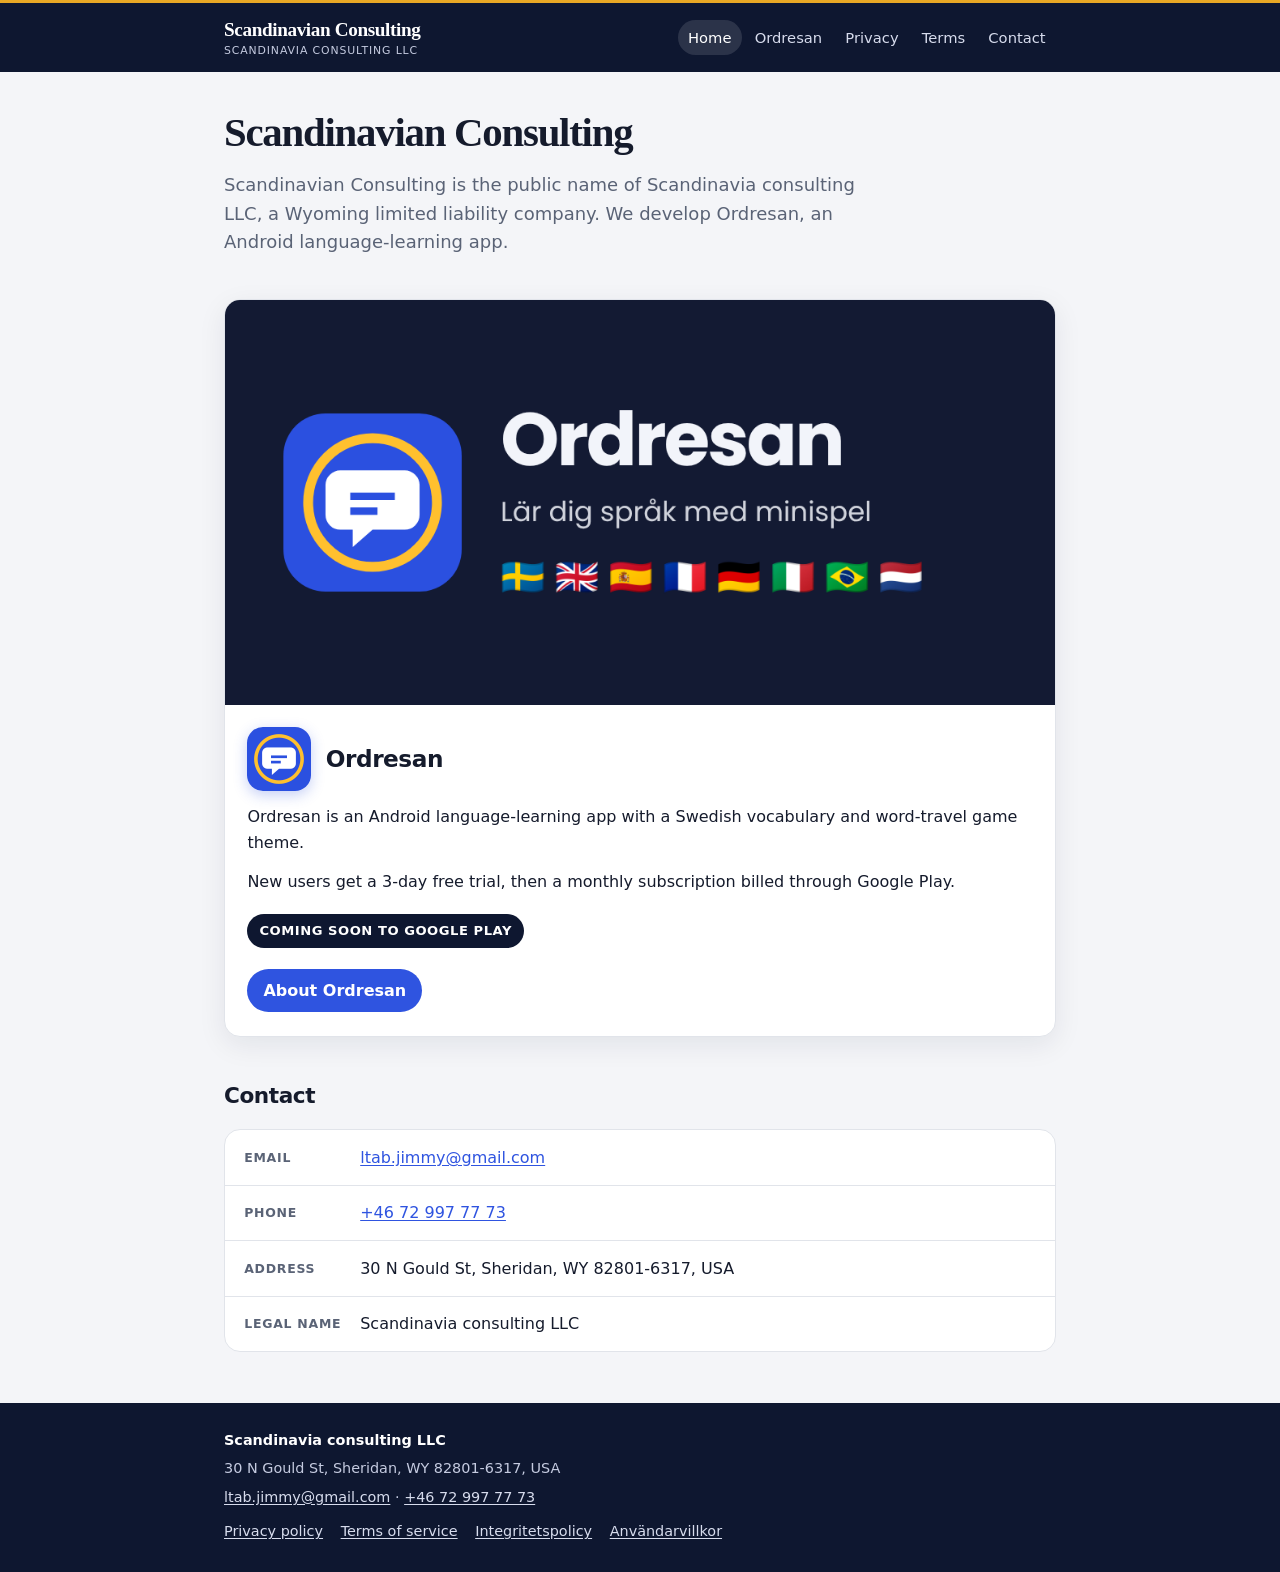
<file: index.html>
<!DOCTYPE html>
<html lang="en">
<head>
  <meta charset="utf-8">
  <meta name="viewport" content="width=device-width, initial-scale=1">
  <title>Scandinavian Consulting</title>
  <meta name="description" content="Scandinavian Consulting is the public name of Scandinavia consulting LLC, a Wyoming LLC. Publisher of the Android language-learning app Ordresan.">
  <link rel="canonical" href="https://ltabjimmy.github.io/">
  <link rel="icon" href="ikon-512.png" type="image/png">
  <link rel="stylesheet" href="style.css">
</head>
<body>
  <a class="skip" href="#main">Skip to content</a>
  <header class="topbar">
    <div class="topbar-inner">
      <a class="brand" href="index.html">Scandinavian Consulting<span>Scandinavia consulting LLC</span></a>
      <nav aria-label="Primary">
        <a href="index.html" aria-current="page">Home</a>
        <a href="ordresan.html" >Ordresan</a>
        <a href="privacy.html" >Privacy</a>
        <a href="terms.html" >Terms</a>
        <a href="index.html#contact" >Contact</a>
      </nav>
    </div>
  </header>
  <main id="main">
    <div class="wrap">
      <section class="hero">
        <h1>Scandinavian Consulting</h1>
        <p class="lead">Scandinavian Consulting is the public name of Scandinavia consulting LLC, a Wyoming limited liability company. We develop Ordresan, an Android language-learning app.</p>
      </section>

      <section class="section" id="ordresan" aria-labelledby="ordresan-heading">
        <article class="card">
          <img class="feature" src="feature-1024x500.png" width="1024" height="500" alt="Ordresan: Lär dig språk med minispel">
          <div class="card-body">
            <div class="product-head">
              <img class="icon" src="ikon-512.png" width="64" height="64" alt="Ordresan app icon">
              <h2 id="ordresan-heading">Ordresan</h2>
            </div>
            <p>Ordresan is an Android language-learning app with a Swedish vocabulary and word-travel game theme.</p>
            <p>New users get a 3-day free trial, then a monthly subscription billed through Google Play.</p>
            <p><span class="pill">Coming soon to Google Play</span></p>
            <p><a class="btn" href="ordresan.html">About Ordresan</a></p>
          </div>
        </article>
      </section>

      <section class="section" id="contact" aria-labelledby="contact-heading">
        <h2 id="contact-heading">Contact</h2>
        <ul class="contact-list">
          <li><span class="label">Email</span><a href="mailto:ltab.jimmy@gmail.com">ltab.jimmy@gmail.com</a></li>
          <li><span class="label">Phone</span><a href="tel:+46729977773">+46 72 997 77 73</a></li>
          <li><span class="label">Address</span><span>30 N Gould St, Sheridan, WY 82801-6317, USA</span></li>
          <li><span class="label">Legal name</span><span>Scandinavia consulting LLC</span></li>
        </ul>
      </section>
    </div>
  </main>
  <footer class="site-footer">
    <div class="footer-inner">
      <p><strong>Scandinavia consulting LLC</strong></p>
      <p>30 N Gould St, Sheridan, WY 82801-6317, USA</p>
      <p><a href="mailto:ltab.jimmy@gmail.com">ltab.jimmy@gmail.com</a> · <a href="tel:+46729977773">+46 72 997 77 73</a></p>
      <div class="footer-links">
        <a href="privacy.html">Privacy policy</a>
        <a href="terms.html">Terms of service</a>
        <a href="integritetspolicy.html">Integritetspolicy</a>
        <a href="villkor.html">Användarvillkor</a>
      </div>
    </div>
  </footer>
</body>
</html>
</file>
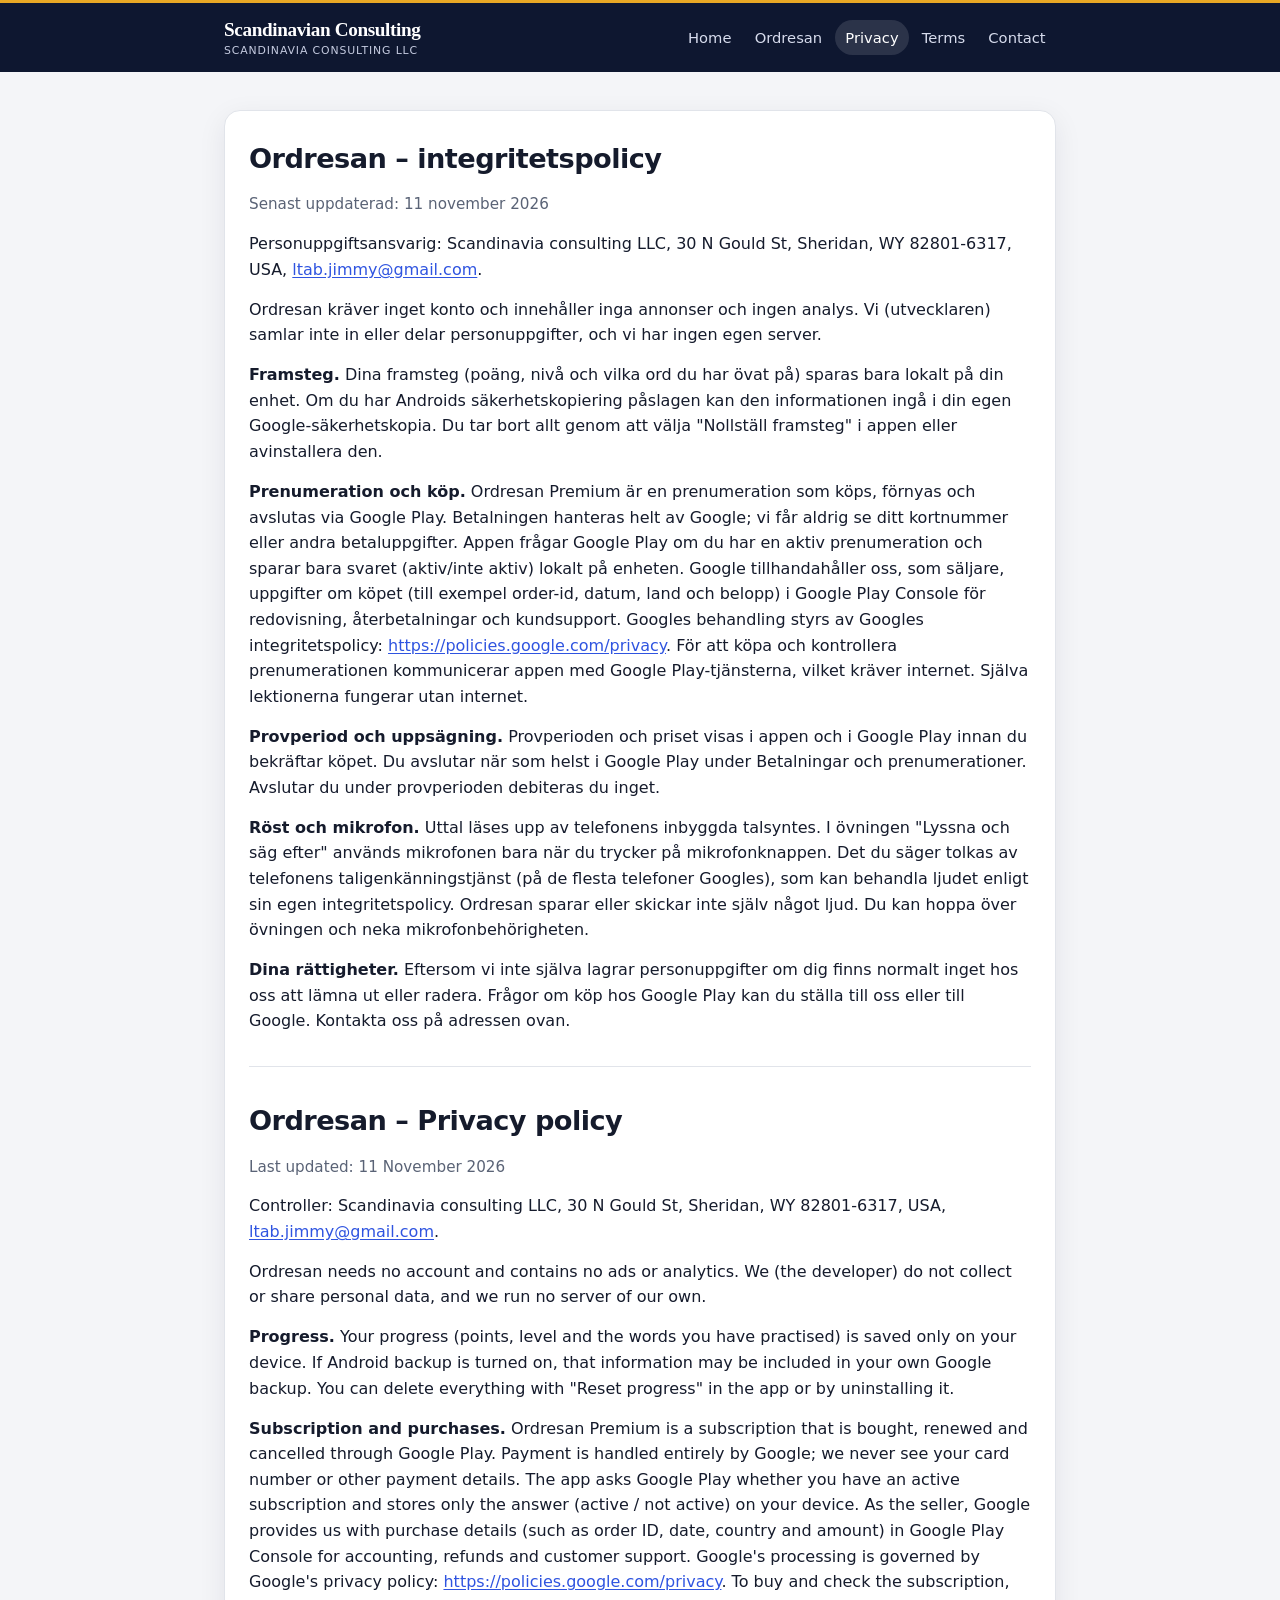
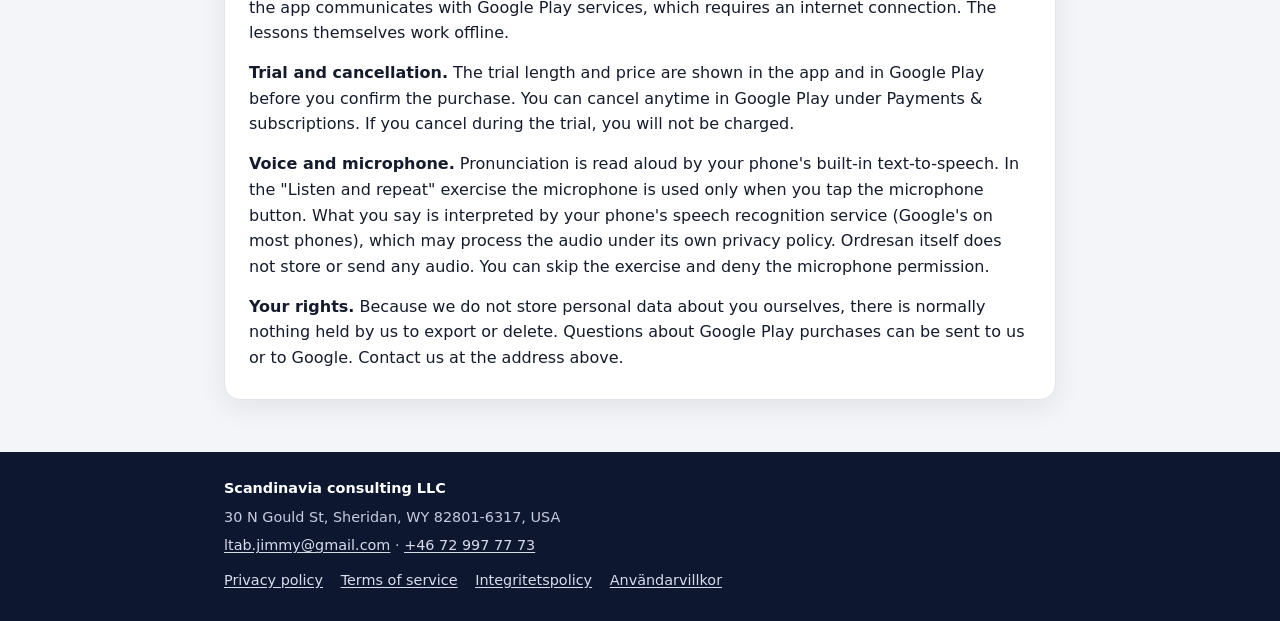
<file: integritetspolicy.html>
<!DOCTYPE html>
<html lang="sv">
<head>
  <meta charset="utf-8">
  <meta name="viewport" content="width=device-width, initial-scale=1">
  <title>Ordresan – integritetspolicy / Privacy policy</title>
  <meta name="description" content="Integritetspolicy och privacy policy för Ordresan, utgiven av Scandinavia consulting LLC.">
  <link rel="canonical" href="https://ltabjimmy.github.io/integritetspolicy.html">
  <link rel="icon" href="ikon-512.png" type="image/png">
  <link rel="stylesheet" href="style.css">
</head>
<body>
  <a class="skip" href="#main">Skip to content</a>
  <header class="topbar">
    <div class="topbar-inner">
      <a class="brand" href="index.html">Scandinavian Consulting<span>Scandinavia consulting LLC</span></a>
      <nav aria-label="Primary">
        <a href="index.html" >Home</a>
        <a href="ordresan.html" >Ordresan</a>
        <a href="privacy.html" aria-current="page">Privacy</a>
        <a href="terms.html" >Terms</a>
        <a href="index.html#contact" >Contact</a>
      </nav>
    </div>
  </header>
  <main id="main">
    <div class="wrap">
      <article class="legal">
        <h1>Ordresan – integritetspolicy</h1>
        <p class="updated">Senast uppdaterad: 11 november 2026</p>
        <p>Personuppgiftsansvarig: Scandinavia consulting LLC, 30 N Gould St, Sheridan, WY 82801-6317, USA, <a href="mailto:ltab.jimmy@gmail.com">ltab.jimmy@gmail.com</a>.</p>
        <p>Ordresan kräver inget konto och innehåller inga annonser och ingen analys. Vi (utvecklaren) samlar inte in eller delar personuppgifter, och vi har ingen egen server.</p>
        <p><b>Framsteg.</b> Dina framsteg (poäng, nivå och vilka ord du har övat på) sparas bara lokalt på din enhet. Om du har Androids säkerhetskopiering påslagen kan den informationen ingå i din egen Google-säkerhetskopia. Du tar bort allt genom att välja "Nollställ framsteg" i appen eller avinstallera den.</p>
        <p><b>Prenumeration och köp.</b> Ordresan Premium är en prenumeration som köps, förnyas och avslutas via Google Play. Betalningen hanteras helt av Google; vi får aldrig se ditt kortnummer eller andra betaluppgifter. Appen frågar Google Play om du har en aktiv prenumeration och sparar bara svaret (aktiv/inte aktiv) lokalt på enheten. Google tillhandahåller oss, som säljare, uppgifter om köpet (till exempel order-id, datum, land och belopp) i Google Play Console för redovisning, återbetalningar och kundsupport. Googles behandling styrs av Googles integritetspolicy: <a href="https://policies.google.com/privacy">https://policies.google.com/privacy</a>. För att köpa och kontrollera prenumerationen kommunicerar appen med Google Play-tjänsterna, vilket kräver internet. Själva lektionerna fungerar utan internet.</p>
        <p><b>Provperiod och uppsägning.</b> Provperioden och priset visas i appen och i Google Play innan du bekräftar köpet. Du avslutar när som helst i Google Play under Betalningar och prenumerationer. Avslutar du under provperioden debiteras du inget.</p>
        <p><b>Röst och mikrofon.</b> Uttal läses upp av telefonens inbyggda talsyntes. I övningen "Lyssna och säg efter" används mikrofonen bara när du trycker på mikrofonknappen. Det du säger tolkas av telefonens taligenkänningstjänst (på de flesta telefoner Googles), som kan behandla ljudet enligt sin egen integritetspolicy. Ordresan sparar eller skickar inte själv något ljud. Du kan hoppa över övningen och neka mikrofonbehörigheten.</p>
        <p><b>Dina rättigheter.</b> Eftersom vi inte själva lagrar personuppgifter om dig finns normalt inget hos oss att lämna ut eller radera. Frågor om köp hos Google Play kan du ställa till oss eller till Google. Kontakta oss på adressen ovan.</p>

        <hr>

        <h1>Ordresan – Privacy policy</h1>
        <p class="updated">Last updated: 11 November 2026</p>
        <p>Controller: Scandinavia consulting LLC, 30 N Gould St, Sheridan, WY 82801-6317, USA, <a href="mailto:ltab.jimmy@gmail.com">ltab.jimmy@gmail.com</a>.</p>
        <p>Ordresan needs no account and contains no ads or analytics. We (the developer) do not collect or share personal data, and we run no server of our own.</p>
        <p><b>Progress.</b> Your progress (points, level and the words you have practised) is saved only on your device. If Android backup is turned on, that information may be included in your own Google backup. You can delete everything with "Reset progress" in the app or by uninstalling it.</p>
        <p><b>Subscription and purchases.</b> Ordresan Premium is a subscription that is bought, renewed and cancelled through Google Play. Payment is handled entirely by Google; we never see your card number or other payment details. The app asks Google Play whether you have an active subscription and stores only the answer (active / not active) on your device. As the seller, Google provides us with purchase details (such as order ID, date, country and amount) in Google Play Console for accounting, refunds and customer support. Google's processing is governed by Google's privacy policy: <a href="https://policies.google.com/privacy">https://policies.google.com/privacy</a>. To buy and check the subscription, the app communicates with Google Play services, which requires an internet connection. The lessons themselves work offline.</p>
        <p><b>Trial and cancellation.</b> The trial length and price are shown in the app and in Google Play before you confirm the purchase. You can cancel anytime in Google Play under Payments &amp; subscriptions. If you cancel during the trial, you will not be charged.</p>
        <p><b>Voice and microphone.</b> Pronunciation is read aloud by your phone's built-in text-to-speech. In the "Listen and repeat" exercise the microphone is used only when you tap the microphone button. What you say is interpreted by your phone's speech recognition service (Google's on most phones), which may process the audio under its own privacy policy. Ordresan itself does not store or send any audio. You can skip the exercise and deny the microphone permission.</p>
        <p><b>Your rights.</b> Because we do not store personal data about you ourselves, there is normally nothing held by us to export or delete. Questions about Google Play purchases can be sent to us or to Google. Contact us at the address above.</p>
      </article>
    </div>
  </main>
  <footer class="site-footer">
    <div class="footer-inner">
      <p><strong>Scandinavia consulting LLC</strong></p>
      <p>30 N Gould St, Sheridan, WY 82801-6317, USA</p>
      <p><a href="mailto:ltab.jimmy@gmail.com">ltab.jimmy@gmail.com</a> · <a href="tel:+46729977773">+46 72 997 77 73</a></p>
      <div class="footer-links">
        <a href="privacy.html">Privacy policy</a>
        <a href="terms.html">Terms of service</a>
        <a href="integritetspolicy.html">Integritetspolicy</a>
        <a href="villkor.html">Användarvillkor</a>
      </div>
    </div>
  </footer>
</body>
</html>
</file>
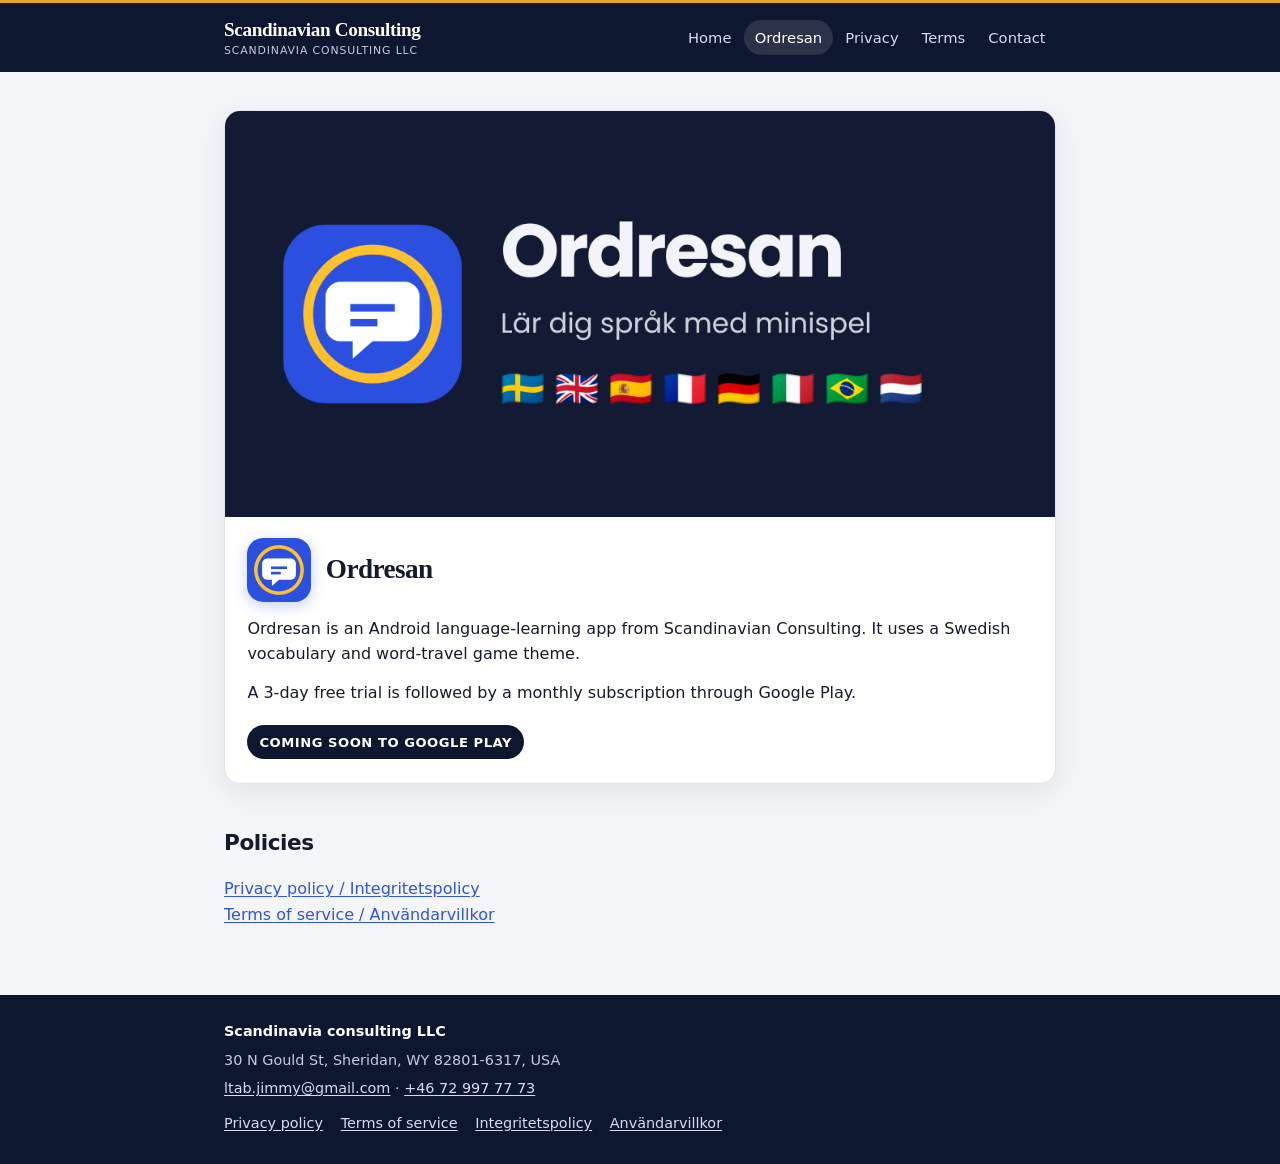
<file: ordresan.html>
<!DOCTYPE html>
<html lang="en">
<head>
  <meta charset="utf-8">
  <meta name="viewport" content="width=device-width, initial-scale=1">
  <title>Ordresan – Scandinavian Consulting</title>
  <meta name="description" content="Ordresan is an Android language-learning app with a Swedish vocabulary and word-travel game theme. 3-day free trial, then a monthly subscription via Google Play.">
  <link rel="canonical" href="https://ltabjimmy.github.io/ordresan.html">
  <link rel="icon" href="ikon-512.png" type="image/png">
  <link rel="stylesheet" href="style.css">
</head>
<body>
  <a class="skip" href="#main">Skip to content</a>
  <header class="topbar">
    <div class="topbar-inner">
      <a class="brand" href="index.html">Scandinavian Consulting<span>Scandinavia consulting LLC</span></a>
      <nav aria-label="Primary">
        <a href="index.html" >Home</a>
        <a href="ordresan.html" aria-current="page">Ordresan</a>
        <a href="privacy.html" >Privacy</a>
        <a href="terms.html" >Terms</a>
        <a href="index.html#contact" >Contact</a>
      </nav>
    </div>
  </header>
  <main id="main">
    <div class="wrap">
      <article class="card">
        <img class="feature" src="feature-1024x500.png" width="1024" height="500" alt="Ordresan: Lär dig språk med minispel">
        <div class="card-body">
          <div class="product-head">
            <img class="icon" src="ikon-512.png" width="64" height="64" alt="Ordresan app icon">
            <h1 class="page-title" style="font-size:1.7rem;margin:0">Ordresan</h1>
          </div>
          <p>Ordresan is an Android language-learning app from Scandinavian Consulting. It uses a Swedish vocabulary and word-travel game theme.</p>
          <p>A 3-day free trial is followed by a monthly subscription through Google Play.</p>
          <p><span class="pill">Coming soon to Google Play</span></p>
        </div>
      </article>

      <section class="section" aria-labelledby="legal-heading">
        <h2 id="legal-heading">Policies</h2>
        <p><a href="privacy.html">Privacy policy / Integritetspolicy</a><br>
        <a href="terms.html">Terms of service / Användarvillkor</a></p>
      </section>
    </div>
  </main>
  <footer class="site-footer">
    <div class="footer-inner">
      <p><strong>Scandinavia consulting LLC</strong></p>
      <p>30 N Gould St, Sheridan, WY 82801-6317, USA</p>
      <p><a href="mailto:ltab.jimmy@gmail.com">ltab.jimmy@gmail.com</a> · <a href="tel:+46729977773">+46 72 997 77 73</a></p>
      <div class="footer-links">
        <a href="privacy.html">Privacy policy</a>
        <a href="terms.html">Terms of service</a>
        <a href="integritetspolicy.html">Integritetspolicy</a>
        <a href="villkor.html">Användarvillkor</a>
      </div>
    </div>
  </footer>
</body>
</html>
</file>
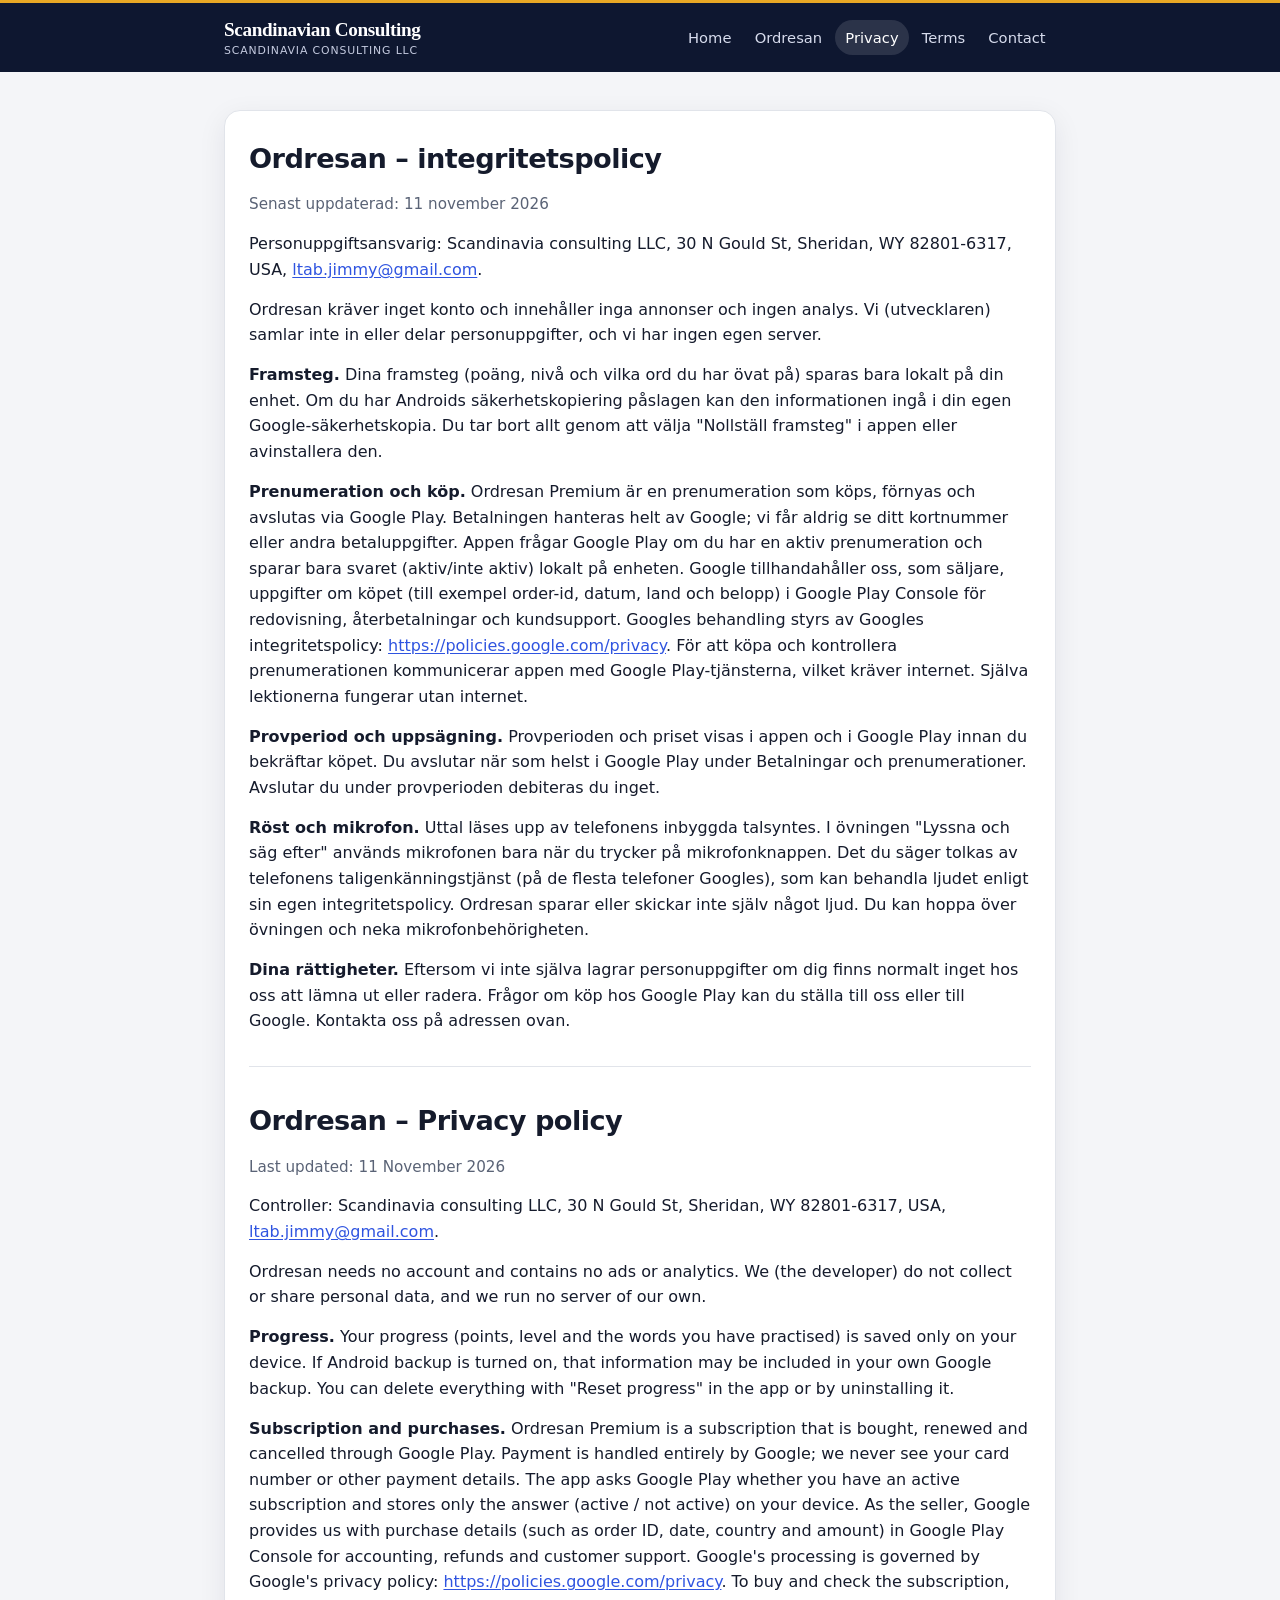
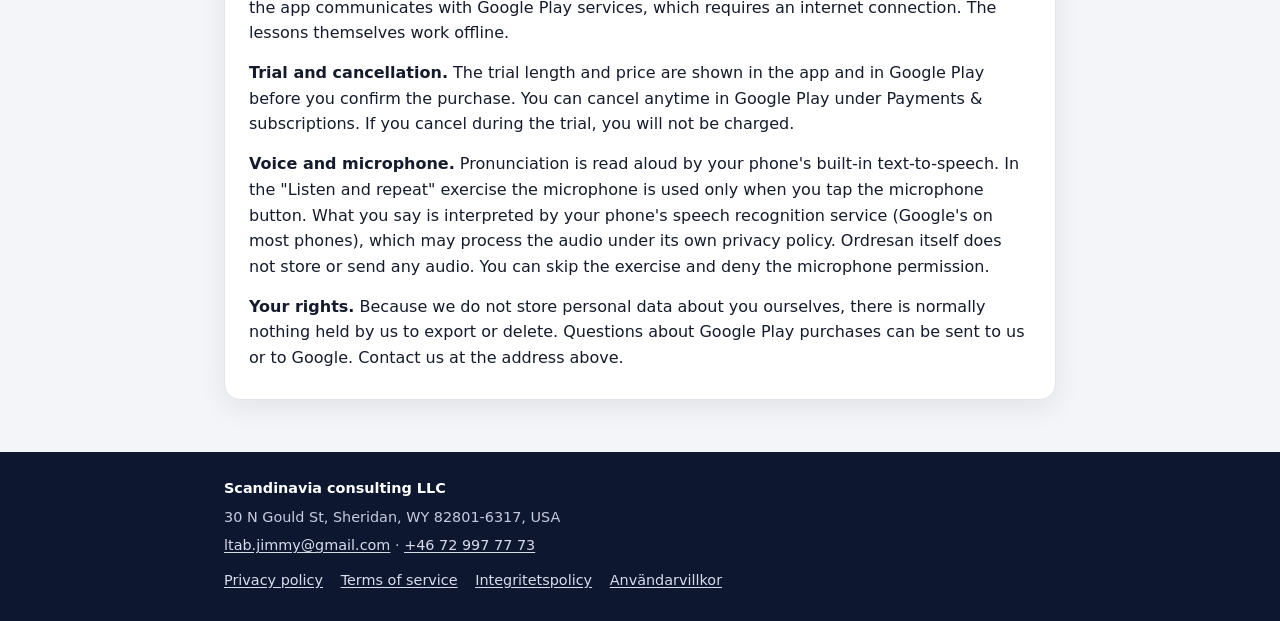
<file: privacy.html>
<!DOCTYPE html>
<html lang="sv">
<head>
  <meta charset="utf-8">
  <meta name="viewport" content="width=device-width, initial-scale=1">
  <title>Ordresan – integritetspolicy / Privacy policy</title>
  <meta name="description" content="Integritetspolicy och privacy policy för Ordresan, utgiven av Scandinavia consulting LLC.">
  <link rel="canonical" href="https://ltabjimmy.github.io/privacy.html">
  <link rel="icon" href="ikon-512.png" type="image/png">
  <link rel="stylesheet" href="style.css">
</head>
<body>
  <a class="skip" href="#main">Skip to content</a>
  <header class="topbar">
    <div class="topbar-inner">
      <a class="brand" href="index.html">Scandinavian Consulting<span>Scandinavia consulting LLC</span></a>
      <nav aria-label="Primary">
        <a href="index.html" >Home</a>
        <a href="ordresan.html" >Ordresan</a>
        <a href="privacy.html" aria-current="page">Privacy</a>
        <a href="terms.html" >Terms</a>
        <a href="index.html#contact" >Contact</a>
      </nav>
    </div>
  </header>
  <main id="main">
    <div class="wrap">
      <article class="legal">
        <h1>Ordresan – integritetspolicy</h1>
        <p class="updated">Senast uppdaterad: 11 november 2026</p>
        <p>Personuppgiftsansvarig: Scandinavia consulting LLC, 30 N Gould St, Sheridan, WY 82801-6317, USA, <a href="mailto:ltab.jimmy@gmail.com">ltab.jimmy@gmail.com</a>.</p>
        <p>Ordresan kräver inget konto och innehåller inga annonser och ingen analys. Vi (utvecklaren) samlar inte in eller delar personuppgifter, och vi har ingen egen server.</p>
        <p><b>Framsteg.</b> Dina framsteg (poäng, nivå och vilka ord du har övat på) sparas bara lokalt på din enhet. Om du har Androids säkerhetskopiering påslagen kan den informationen ingå i din egen Google-säkerhetskopia. Du tar bort allt genom att välja "Nollställ framsteg" i appen eller avinstallera den.</p>
        <p><b>Prenumeration och köp.</b> Ordresan Premium är en prenumeration som köps, förnyas och avslutas via Google Play. Betalningen hanteras helt av Google; vi får aldrig se ditt kortnummer eller andra betaluppgifter. Appen frågar Google Play om du har en aktiv prenumeration och sparar bara svaret (aktiv/inte aktiv) lokalt på enheten. Google tillhandahåller oss, som säljare, uppgifter om köpet (till exempel order-id, datum, land och belopp) i Google Play Console för redovisning, återbetalningar och kundsupport. Googles behandling styrs av Googles integritetspolicy: <a href="https://policies.google.com/privacy">https://policies.google.com/privacy</a>. För att köpa och kontrollera prenumerationen kommunicerar appen med Google Play-tjänsterna, vilket kräver internet. Själva lektionerna fungerar utan internet.</p>
        <p><b>Provperiod och uppsägning.</b> Provperioden och priset visas i appen och i Google Play innan du bekräftar köpet. Du avslutar när som helst i Google Play under Betalningar och prenumerationer. Avslutar du under provperioden debiteras du inget.</p>
        <p><b>Röst och mikrofon.</b> Uttal läses upp av telefonens inbyggda talsyntes. I övningen "Lyssna och säg efter" används mikrofonen bara när du trycker på mikrofonknappen. Det du säger tolkas av telefonens taligenkänningstjänst (på de flesta telefoner Googles), som kan behandla ljudet enligt sin egen integritetspolicy. Ordresan sparar eller skickar inte själv något ljud. Du kan hoppa över övningen och neka mikrofonbehörigheten.</p>
        <p><b>Dina rättigheter.</b> Eftersom vi inte själva lagrar personuppgifter om dig finns normalt inget hos oss att lämna ut eller radera. Frågor om köp hos Google Play kan du ställa till oss eller till Google. Kontakta oss på adressen ovan.</p>

        <hr>

        <h1>Ordresan – Privacy policy</h1>
        <p class="updated">Last updated: 11 November 2026</p>
        <p>Controller: Scandinavia consulting LLC, 30 N Gould St, Sheridan, WY 82801-6317, USA, <a href="mailto:ltab.jimmy@gmail.com">ltab.jimmy@gmail.com</a>.</p>
        <p>Ordresan needs no account and contains no ads or analytics. We (the developer) do not collect or share personal data, and we run no server of our own.</p>
        <p><b>Progress.</b> Your progress (points, level and the words you have practised) is saved only on your device. If Android backup is turned on, that information may be included in your own Google backup. You can delete everything with "Reset progress" in the app or by uninstalling it.</p>
        <p><b>Subscription and purchases.</b> Ordresan Premium is a subscription that is bought, renewed and cancelled through Google Play. Payment is handled entirely by Google; we never see your card number or other payment details. The app asks Google Play whether you have an active subscription and stores only the answer (active / not active) on your device. As the seller, Google provides us with purchase details (such as order ID, date, country and amount) in Google Play Console for accounting, refunds and customer support. Google's processing is governed by Google's privacy policy: <a href="https://policies.google.com/privacy">https://policies.google.com/privacy</a>. To buy and check the subscription, the app communicates with Google Play services, which requires an internet connection. The lessons themselves work offline.</p>
        <p><b>Trial and cancellation.</b> The trial length and price are shown in the app and in Google Play before you confirm the purchase. You can cancel anytime in Google Play under Payments &amp; subscriptions. If you cancel during the trial, you will not be charged.</p>
        <p><b>Voice and microphone.</b> Pronunciation is read aloud by your phone's built-in text-to-speech. In the "Listen and repeat" exercise the microphone is used only when you tap the microphone button. What you say is interpreted by your phone's speech recognition service (Google's on most phones), which may process the audio under its own privacy policy. Ordresan itself does not store or send any audio. You can skip the exercise and deny the microphone permission.</p>
        <p><b>Your rights.</b> Because we do not store personal data about you ourselves, there is normally nothing held by us to export or delete. Questions about Google Play purchases can be sent to us or to Google. Contact us at the address above.</p>
      </article>
    </div>
  </main>
  <footer class="site-footer">
    <div class="footer-inner">
      <p><strong>Scandinavia consulting LLC</strong></p>
      <p>30 N Gould St, Sheridan, WY 82801-6317, USA</p>
      <p><a href="mailto:ltab.jimmy@gmail.com">ltab.jimmy@gmail.com</a> · <a href="tel:+46729977773">+46 72 997 77 73</a></p>
      <div class="footer-links">
        <a href="privacy.html">Privacy policy</a>
        <a href="terms.html">Terms of service</a>
        <a href="integritetspolicy.html">Integritetspolicy</a>
        <a href="villkor.html">Användarvillkor</a>
      </div>
    </div>
  </footer>
</body>
</html>
</file>
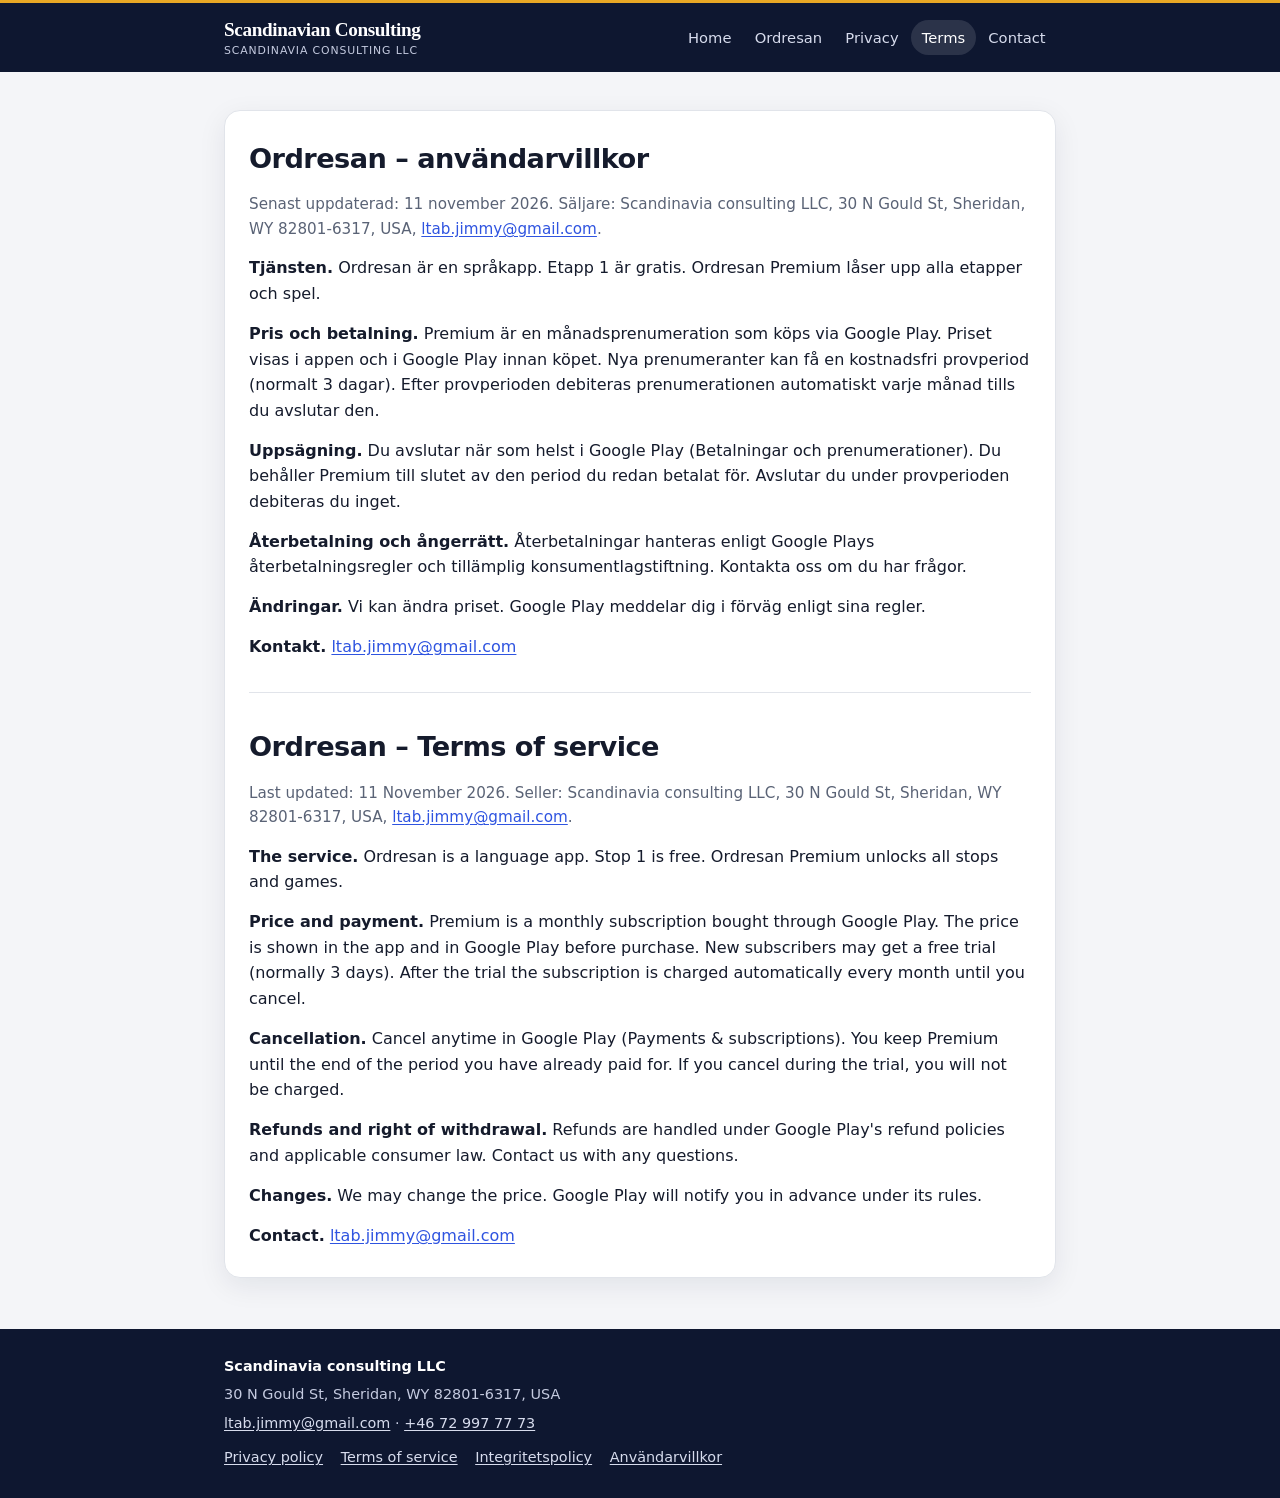
<file: terms.html>
<!DOCTYPE html>
<html lang="sv">
<head>
  <meta charset="utf-8">
  <meta name="viewport" content="width=device-width, initial-scale=1">
  <title>Ordresan – användarvillkor / Terms of service</title>
  <meta name="description" content="Användarvillkor och terms of service för Ordresan, utgiven av Scandinavia consulting LLC.">
  <link rel="canonical" href="https://ltabjimmy.github.io/terms.html">
  <link rel="icon" href="ikon-512.png" type="image/png">
  <link rel="stylesheet" href="style.css">
</head>
<body>
  <a class="skip" href="#main">Skip to content</a>
  <header class="topbar">
    <div class="topbar-inner">
      <a class="brand" href="index.html">Scandinavian Consulting<span>Scandinavia consulting LLC</span></a>
      <nav aria-label="Primary">
        <a href="index.html" >Home</a>
        <a href="ordresan.html" >Ordresan</a>
        <a href="privacy.html" >Privacy</a>
        <a href="terms.html" aria-current="page">Terms</a>
        <a href="index.html#contact" >Contact</a>
      </nav>
    </div>
  </header>
  <main id="main">
    <div class="wrap">
      <article class="legal">
        <!-- UTKAST. Låt gärna en jurist granska innan publicering. -->
        <h1>Ordresan – användarvillkor</h1>
        <p class="updated">Senast uppdaterad: 11 november 2026. Säljare: Scandinavia consulting LLC, 30 N Gould St, Sheridan, WY 82801-6317, USA, <a href="mailto:ltab.jimmy@gmail.com">ltab.jimmy@gmail.com</a>.</p>
        <p><b>Tjänsten.</b> Ordresan är en språkapp. Etapp 1 är gratis. Ordresan Premium låser upp alla etapper och spel.</p>
        <p><b>Pris och betalning.</b> Premium är en månadsprenumeration som köps via Google Play. Priset visas i appen och i Google Play innan köpet. Nya prenumeranter kan få en kostnadsfri provperiod (normalt 3 dagar). Efter provperioden debiteras prenumerationen automatiskt varje månad tills du avslutar den.</p>
        <p><b>Uppsägning.</b> Du avslutar när som helst i Google Play (Betalningar och prenumerationer). Du behåller Premium till slutet av den period du redan betalat för. Avslutar du under provperioden debiteras du inget.</p>
        <p><b>Återbetalning och ångerrätt.</b> Återbetalningar hanteras enligt Google Plays återbetalningsregler och tillämplig konsumentlagstiftning. Kontakta oss om du har frågor.</p>
        <p><b>Ändringar.</b> Vi kan ändra priset. Google Play meddelar dig i förväg enligt sina regler.</p>
        <p><b>Kontakt.</b> <a href="mailto:ltab.jimmy@gmail.com">ltab.jimmy@gmail.com</a></p>

        <hr>

        <h1>Ordresan – Terms of service</h1>
        <p class="updated">Last updated: 11 November 2026. Seller: Scandinavia consulting LLC, 30 N Gould St, Sheridan, WY 82801-6317, USA, <a href="mailto:ltab.jimmy@gmail.com">ltab.jimmy@gmail.com</a>.</p>
        <p><b>The service.</b> Ordresan is a language app. Stop 1 is free. Ordresan Premium unlocks all stops and games.</p>
        <p><b>Price and payment.</b> Premium is a monthly subscription bought through Google Play. The price is shown in the app and in Google Play before purchase. New subscribers may get a free trial (normally 3 days). After the trial the subscription is charged automatically every month until you cancel.</p>
        <p><b>Cancellation.</b> Cancel anytime in Google Play (Payments &amp; subscriptions). You keep Premium until the end of the period you have already paid for. If you cancel during the trial, you will not be charged.</p>
        <p><b>Refunds and right of withdrawal.</b> Refunds are handled under Google Play's refund policies and applicable consumer law. Contact us with any questions.</p>
        <p><b>Changes.</b> We may change the price. Google Play will notify you in advance under its rules.</p>
        <p><b>Contact.</b> <a href="mailto:ltab.jimmy@gmail.com">ltab.jimmy@gmail.com</a></p>
      </article>
    </div>
  </main>
  <footer class="site-footer">
    <div class="footer-inner">
      <p><strong>Scandinavia consulting LLC</strong></p>
      <p>30 N Gould St, Sheridan, WY 82801-6317, USA</p>
      <p><a href="mailto:ltab.jimmy@gmail.com">ltab.jimmy@gmail.com</a> · <a href="tel:+46729977773">+46 72 997 77 73</a></p>
      <div class="footer-links">
        <a href="privacy.html">Privacy policy</a>
        <a href="terms.html">Terms of service</a>
        <a href="integritetspolicy.html">Integritetspolicy</a>
        <a href="villkor.html">Användarvillkor</a>
      </div>
    </div>
  </footer>
</body>
</html>
</file>
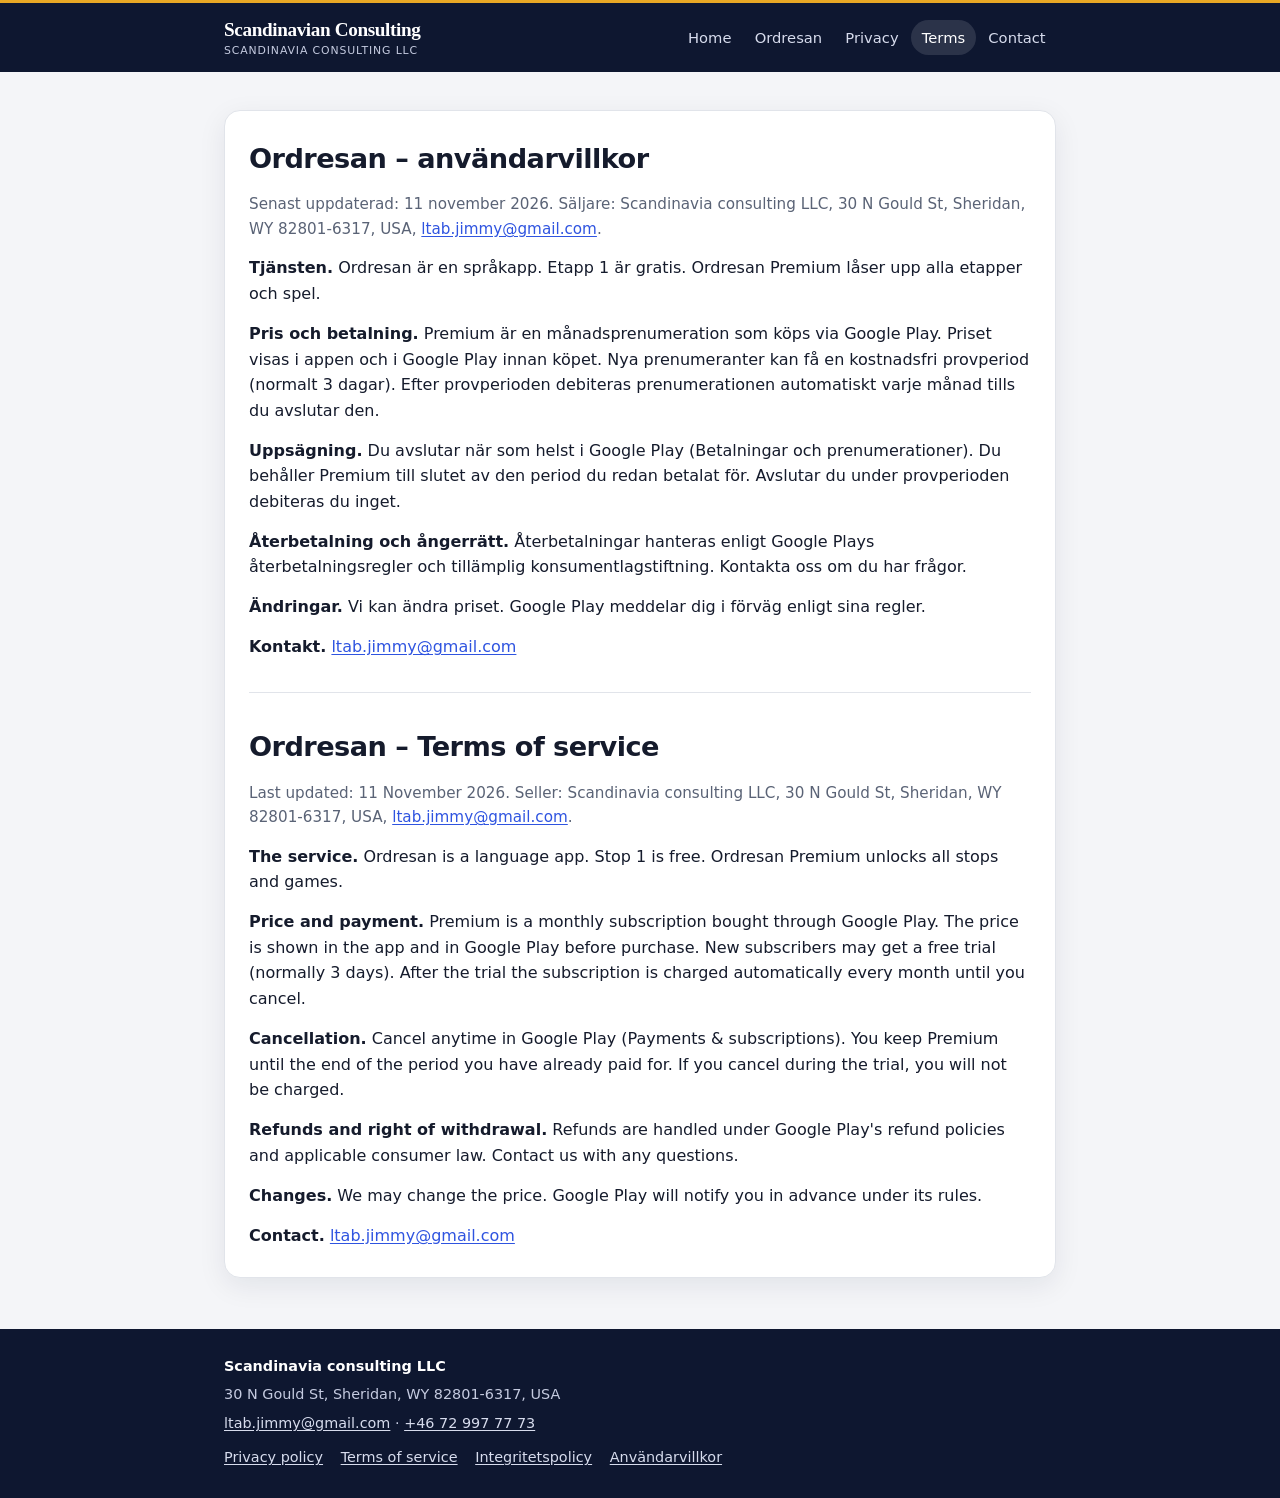
<file: villkor.html>
<!DOCTYPE html>
<html lang="sv">
<head>
  <meta charset="utf-8">
  <meta name="viewport" content="width=device-width, initial-scale=1">
  <title>Ordresan – användarvillkor / Terms of service</title>
  <meta name="description" content="Användarvillkor och terms of service för Ordresan, utgiven av Scandinavia consulting LLC.">
  <link rel="canonical" href="https://ltabjimmy.github.io/villkor.html">
  <link rel="icon" href="ikon-512.png" type="image/png">
  <link rel="stylesheet" href="style.css">
</head>
<body>
  <a class="skip" href="#main">Skip to content</a>
  <header class="topbar">
    <div class="topbar-inner">
      <a class="brand" href="index.html">Scandinavian Consulting<span>Scandinavia consulting LLC</span></a>
      <nav aria-label="Primary">
        <a href="index.html" >Home</a>
        <a href="ordresan.html" >Ordresan</a>
        <a href="privacy.html" >Privacy</a>
        <a href="terms.html" aria-current="page">Terms</a>
        <a href="index.html#contact" >Contact</a>
      </nav>
    </div>
  </header>
  <main id="main">
    <div class="wrap">
      <article class="legal">
        <!-- UTKAST. Låt gärna en jurist granska innan publicering. -->
        <h1>Ordresan – användarvillkor</h1>
        <p class="updated">Senast uppdaterad: 11 november 2026. Säljare: Scandinavia consulting LLC, 30 N Gould St, Sheridan, WY 82801-6317, USA, <a href="mailto:ltab.jimmy@gmail.com">ltab.jimmy@gmail.com</a>.</p>
        <p><b>Tjänsten.</b> Ordresan är en språkapp. Etapp 1 är gratis. Ordresan Premium låser upp alla etapper och spel.</p>
        <p><b>Pris och betalning.</b> Premium är en månadsprenumeration som köps via Google Play. Priset visas i appen och i Google Play innan köpet. Nya prenumeranter kan få en kostnadsfri provperiod (normalt 3 dagar). Efter provperioden debiteras prenumerationen automatiskt varje månad tills du avslutar den.</p>
        <p><b>Uppsägning.</b> Du avslutar när som helst i Google Play (Betalningar och prenumerationer). Du behåller Premium till slutet av den period du redan betalat för. Avslutar du under provperioden debiteras du inget.</p>
        <p><b>Återbetalning och ångerrätt.</b> Återbetalningar hanteras enligt Google Plays återbetalningsregler och tillämplig konsumentlagstiftning. Kontakta oss om du har frågor.</p>
        <p><b>Ändringar.</b> Vi kan ändra priset. Google Play meddelar dig i förväg enligt sina regler.</p>
        <p><b>Kontakt.</b> <a href="mailto:ltab.jimmy@gmail.com">ltab.jimmy@gmail.com</a></p>

        <hr>

        <h1>Ordresan – Terms of service</h1>
        <p class="updated">Last updated: 11 November 2026. Seller: Scandinavia consulting LLC, 30 N Gould St, Sheridan, WY 82801-6317, USA, <a href="mailto:ltab.jimmy@gmail.com">ltab.jimmy@gmail.com</a>.</p>
        <p><b>The service.</b> Ordresan is a language app. Stop 1 is free. Ordresan Premium unlocks all stops and games.</p>
        <p><b>Price and payment.</b> Premium is a monthly subscription bought through Google Play. The price is shown in the app and in Google Play before purchase. New subscribers may get a free trial (normally 3 days). After the trial the subscription is charged automatically every month until you cancel.</p>
        <p><b>Cancellation.</b> Cancel anytime in Google Play (Payments &amp; subscriptions). You keep Premium until the end of the period you have already paid for. If you cancel during the trial, you will not be charged.</p>
        <p><b>Refunds and right of withdrawal.</b> Refunds are handled under Google Play's refund policies and applicable consumer law. Contact us with any questions.</p>
        <p><b>Changes.</b> We may change the price. Google Play will notify you in advance under its rules.</p>
        <p><b>Contact.</b> <a href="mailto:ltab.jimmy@gmail.com">ltab.jimmy@gmail.com</a></p>
      </article>
    </div>
  </main>
  <footer class="site-footer">
    <div class="footer-inner">
      <p><strong>Scandinavia consulting LLC</strong></p>
      <p>30 N Gould St, Sheridan, WY 82801-6317, USA</p>
      <p><a href="mailto:ltab.jimmy@gmail.com">ltab.jimmy@gmail.com</a> · <a href="tel:+46729977773">+46 72 997 77 73</a></p>
      <div class="footer-links">
        <a href="privacy.html">Privacy policy</a>
        <a href="terms.html">Terms of service</a>
        <a href="integritetspolicy.html">Integritetspolicy</a>
        <a href="villkor.html">Användarvillkor</a>
      </div>
    </div>
  </footer>
</body>
</html>
</file>
<file: style.css>
/* Scandinavian Consulting — shared site styles */
:root {
  --navy: #0e1730;
  --navy-mid: #162044;
  --blue: #2f54e0;
  --gold: #e8a825;
  --bg: #f4f5f8;
  --card: #ffffff;
  --text: #151b2c;
  --muted: #5a6376;
  --line: #e1e4ea;
  --radius: 16px;
  --shadow: 0 8px 28px rgba(14, 23, 48, 0.08);
  --max: 52rem;
}

*, *::before, *::after { box-sizing: border-box; }

html { scroll-behavior: smooth; }

body {
  margin: 0;
  font-family: "Segoe UI", system-ui, -apple-system, Roboto, "Helvetica Neue", Arial, sans-serif;
  color: var(--text);
  background: var(--bg);
  line-height: 1.6;
  min-height: 100vh;
  display: flex;
  flex-direction: column;
}

img { max-width: 100%; height: auto; display: block; }

a { color: var(--blue); text-underline-offset: 0.15em; }
a:hover { color: var(--navy); }

.skip {
  position: absolute;
  left: 0.75rem;
  top: -3rem;
  background: var(--gold);
  color: var(--navy);
  padding: 0.5rem 0.85rem;
  border-radius: 0 0 8px 8px;
  font-weight: 600;
  z-index: 20;
}
.skip:focus { top: 0; }

.topbar {
  background: var(--navy);
  color: #fff;
  border-top: 3px solid var(--gold);
}

.topbar-inner,
.wrap,
.footer-inner {
  width: min(var(--max), calc(100% - 2rem));
  margin-inline: auto;
}

.topbar-inner {
  display: flex;
  align-items: center;
  justify-content: space-between;
  gap: 1rem 1.5rem;
  flex-wrap: wrap;
  padding: 0.95rem 0;
}

.brand {
  color: #fff;
  text-decoration: none;
  font-family: Georgia, "Iowan Old Style", "Palatino Linotype", Palatino, "Times New Roman", serif;
  font-size: 1.2rem;
  font-weight: 600;
  letter-spacing: -0.02em;
  line-height: 1.2;
}
.brand:hover { color: #fff; opacity: 0.88; }
.brand span {
  display: block;
  font-family: "Segoe UI", system-ui, sans-serif;
  font-size: 0.68rem;
  font-weight: 500;
  letter-spacing: 0.08em;
  text-transform: uppercase;
  color: #c5cbe0;
  margin-top: 0.15rem;
}

nav {
  display: flex;
  flex-wrap: wrap;
  gap: 0.25rem 0.15rem;
}

nav a {
  color: #d7dced;
  text-decoration: none;
  font-size: 0.92rem;
  padding: 0.35rem 0.65rem;
  border-radius: 999px;
}
nav a:hover { color: #fff; background: rgba(255,255,255,0.08); }
nav a[aria-current="page"] {
  color: #fff;
  background: rgba(255,255,255,0.12);
}

main {
  flex: 1;
  padding: 2.4rem 0 3.2rem;
}

.hero h1,
.page-title {
  font-family: Georgia, "Iowan Old Style", "Palatino Linotype", Palatino, "Times New Roman", serif;
  font-weight: 600;
  letter-spacing: -0.03em;
  line-height: 1.15;
  margin: 0 0 0.85rem;
  font-size: clamp(1.85rem, 4.5vw, 2.55rem);
}

.lead {
  font-size: 1.125rem;
  color: var(--muted);
  max-width: 40rem;
  margin: 0;
}

.section { margin-top: 2.6rem; }

.section h2 {
  font-size: 1.35rem;
  margin: 0 0 1rem;
  letter-spacing: -0.02em;
}

.card {
  background: var(--card);
  border: 1px solid var(--line);
  border-radius: var(--radius);
  box-shadow: var(--shadow);
  overflow: hidden;
}

.feature {
  width: 100%;
  background: #0d1526;
}

.card-body { padding: 1.35rem 1.4rem 1.5rem; }

.product-head {
  display: flex;
  align-items: center;
  gap: 0.9rem;
  margin-bottom: 0.85rem;
}

.icon {
  width: 64px;
  height: 64px;
  border-radius: 16px;
  flex-shrink: 0;
  box-shadow: 0 4px 14px rgba(47, 84, 224, 0.28);
}

.product-head h2,
.product-head h1 {
  margin: 0;
  font-size: 1.45rem;
  letter-spacing: -0.02em;
}

.card-body p { margin: 0 0 0.85rem; }
.card-body p:last-child { margin-bottom: 0; }

.pill {
  display: inline-block;
  margin-top: 0.35rem;
  background: var(--navy);
  color: #fff;
  font-size: 0.82rem;
  font-weight: 600;
  letter-spacing: 0.04em;
  text-transform: uppercase;
  padding: 0.4rem 0.75rem;
  border-radius: 999px;
}

.btn {
  display: inline-block;
  margin-top: 0.5rem;
  background: var(--blue);
  color: #fff;
  text-decoration: none;
  font-weight: 600;
  padding: 0.55rem 1rem;
  border-radius: 999px;
}
.btn:hover { background: var(--navy); color: #fff; }

.contact-list {
  list-style: none;
  margin: 0;
  padding: 0;
  background: var(--card);
  border: 1px solid var(--line);
  border-radius: var(--radius);
  overflow: hidden;
}

.contact-list li {
  display: grid;
  grid-template-columns: 6.5rem 1fr;
  gap: 0.75rem;
  padding: 0.9rem 1.2rem;
  border-top: 1px solid var(--line);
}
.contact-list li:first-child { border-top: 0; }

.contact-list dt,
.contact-list .label {
  font-size: 0.78rem;
  font-weight: 600;
  letter-spacing: 0.06em;
  text-transform: uppercase;
  color: var(--muted);
  padding-top: 0.2rem;
}

.contact-list a { word-break: break-word; }

.legal {
  background: var(--card);
  border: 1px solid var(--line);
  border-radius: var(--radius);
  box-shadow: var(--shadow);
  padding: 1.6rem 1.5rem 1.8rem;
}
.legal h1 {
  font-size: 1.7rem;
  margin: 0 0 0.75rem;
  letter-spacing: -0.02em;
}
.legal h1 + p,
.legal .updated {
  color: var(--muted);
  font-size: 0.95rem;
}
.legal p { margin: 0 0 0.9rem; }
.legal p:last-child { margin-bottom: 0; }
.legal hr {
  border: 0;
  border-top: 1px solid var(--line);
  margin: 2rem 0;
}

.site-footer {
  background: var(--navy);
  color: #c5cbe0;
  padding: 1.6rem 0 1.8rem;
  font-size: 0.9rem;
  margin-top: auto;
}
.site-footer strong {
  color: #fff;
  font-weight: 600;
  display: block;
  margin-bottom: 0.2rem;
}
.site-footer p { margin: 0 0 0.35rem; }
.footer-links {
  margin-top: 0.7rem;
  display: flex;
  flex-wrap: wrap;
  gap: 0.75rem 1.1rem;
}
.site-footer a { color: #d7dced; }
.site-footer a:hover { color: #fff; }

@media (max-width: 600px) {
  .topbar-inner { padding: 0.85rem 0 0.7rem; }
  main { padding: 1.6rem 0 2.4rem; }
  .contact-list li {
    grid-template-columns: 1fr;
    gap: 0.2rem;
  }
  .legal { padding: 1.2rem 1rem 1.4rem; }
  .card-body { padding: 1.1rem 1rem 1.25rem; }
}
</file>
